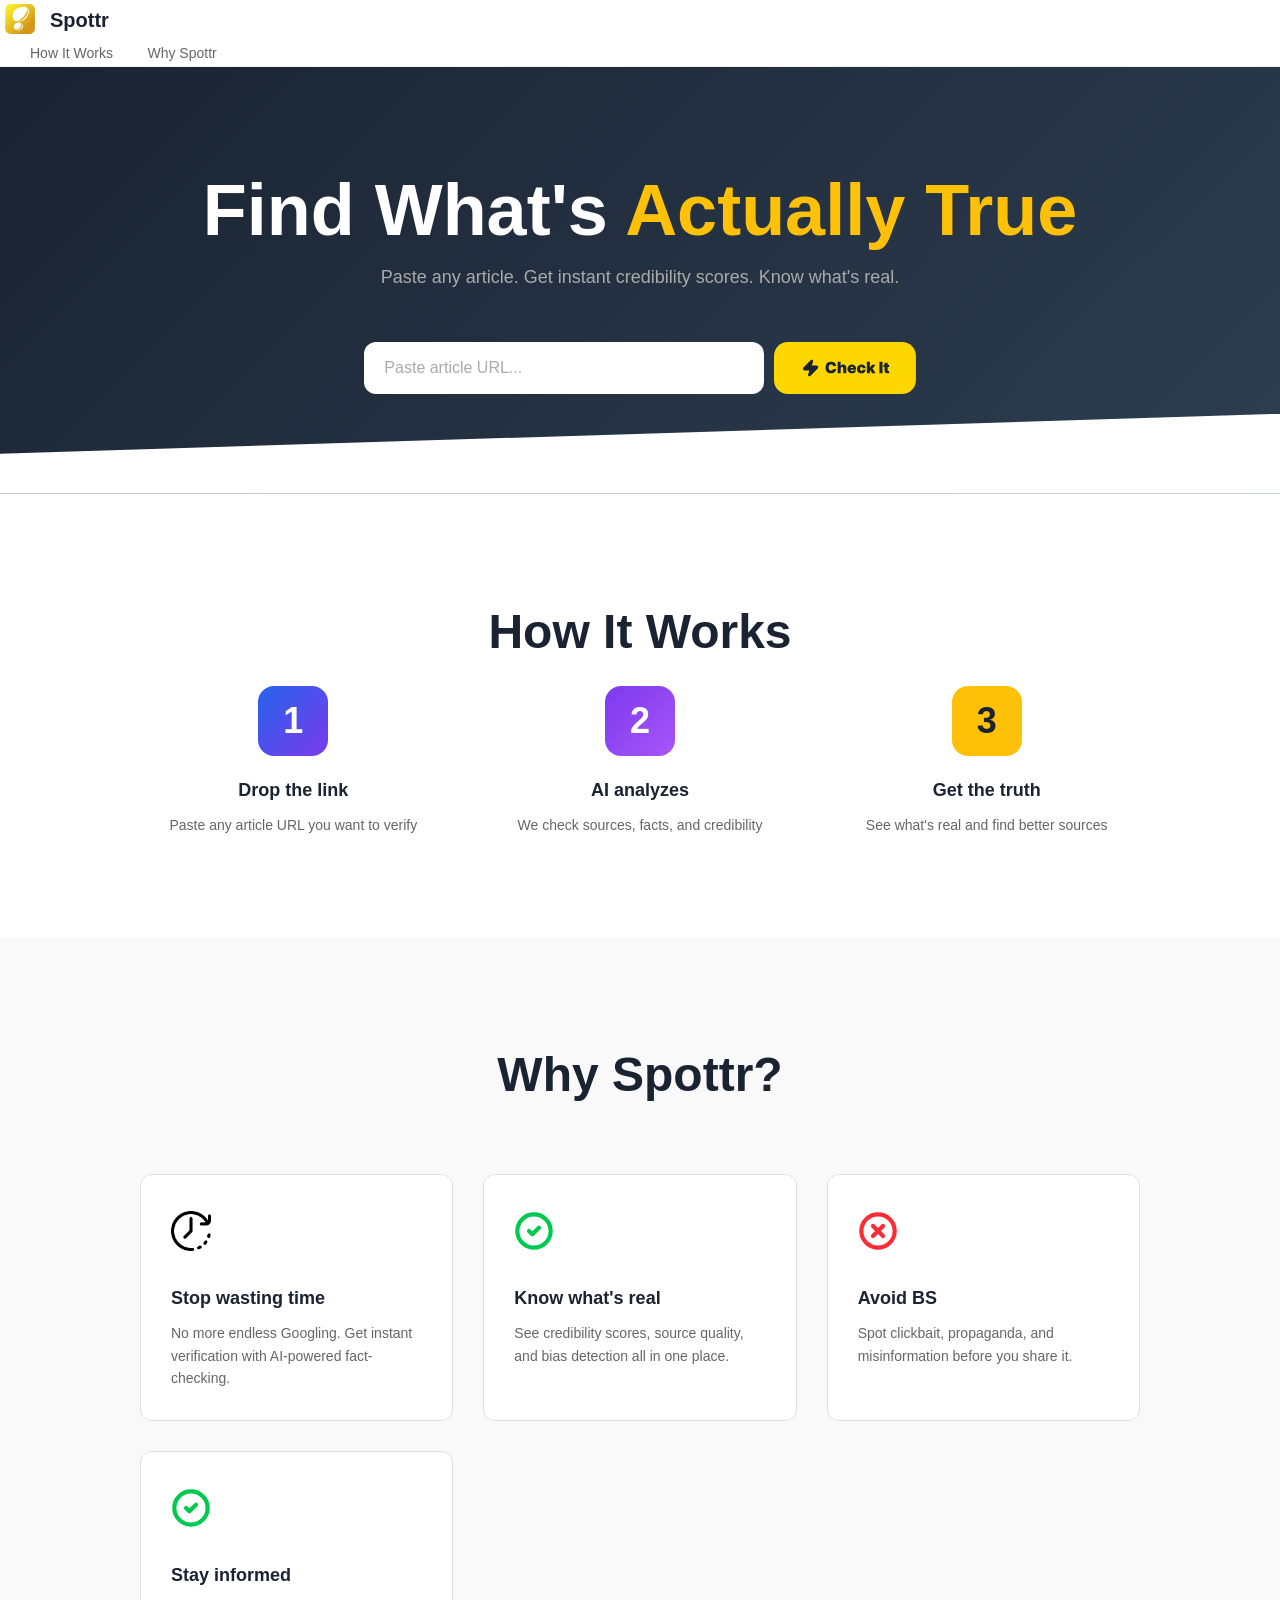
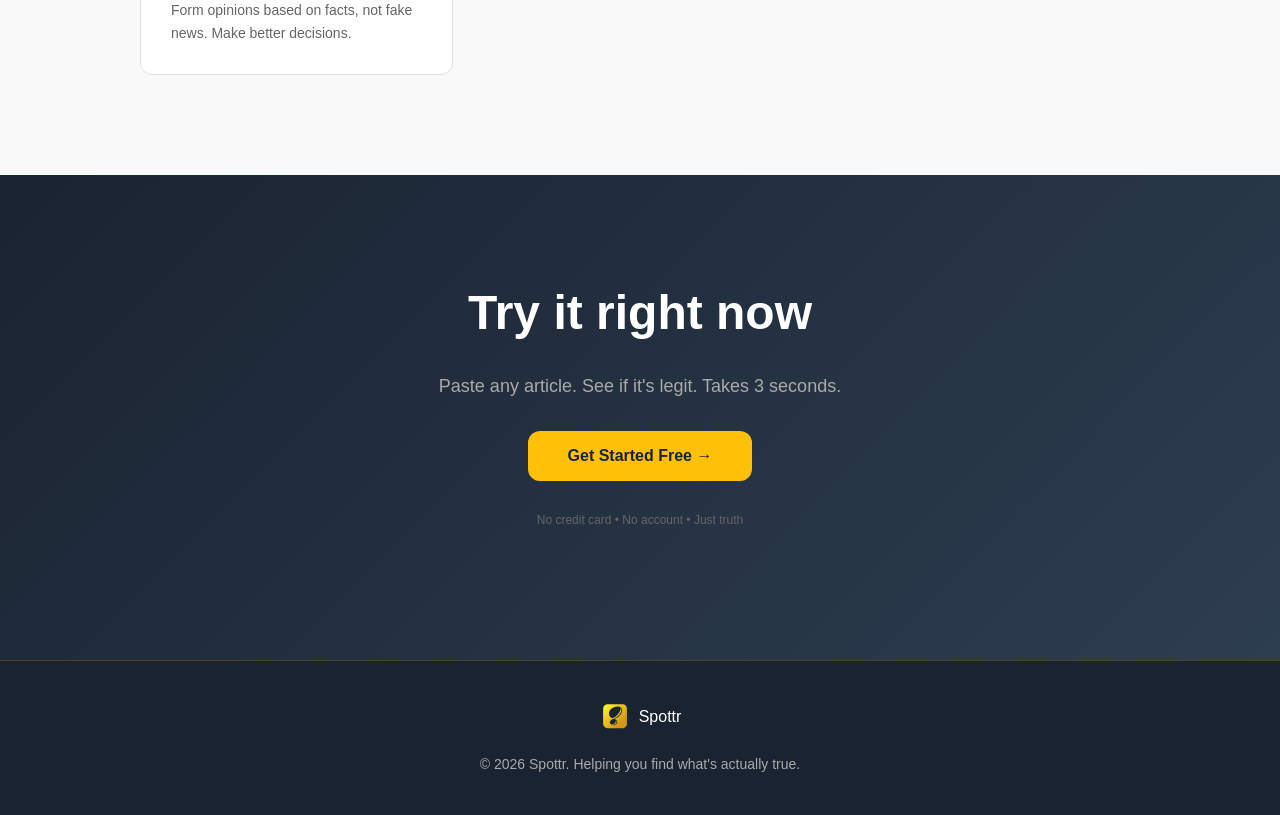
<file: index.html>
<!DOCTYPE html>
<html lang="en">
<head>
    <meta charset="UTF-8">
    <meta name="viewport" content="width=device-width, initial-scale=1.0">
    <title>Spottr - Fake News Detector</title>
    <link rel="stylesheet" href="style.css">
</head>
<body>
    <!-- HOME PAGE -->
    <div class="home-page" id="homePage">
        <header>
            <div class="logo-section" onclick="goHome()">
                <div class="logo">
                    <img src="img/yellow logo.svg" width="40" height="40" alt="Spottr logo">
                </div>
                <div class="logo-text">Spottr</div>
            </div>
            <nav>
                <a href="#how">How It Works</a>
                <a href="#why">Why Spottr</a>
                
            </nav>
        </header>

        <!-- Hero Section -->
        <section class="hero-section">
            <div class="container">
                <h1>Find What's <span>Actually True</span></h1>
                <p>Paste any article. Get instant credibility scores. Know what's real.</p>

                <div class="input-group">
                    <input type="text" id="homeUrlInput" placeholder="Paste article URL...">
                    <button class="btn-check" onclick="goToDetector()">
                        <img src="img/checkit.svg" alt="Check It">
                    </button>
                </div>
            </div>
        </section>

        <!-- How It Works -->
        <section class="how-works" id="how">
            <div class="container">
                <h2>How It Works</h2>
               
                <div class="steps">
                    <div class="step">
                        <div class="step-number">1</div>
                        <h3>Drop the link</h3>
                        <p>Paste any article URL you want to verify</p>
                    </div>
                    <div class="step">
                        <div class="step-number">2</div>
                        <h3>AI analyzes</h3>
                        <p>We check sources, facts, and credibility</p>
                    </div>
                    <div class="step">
                        <div class="step-number">3</div>
                        <h3>Get the truth</h3>
                        <p>See what's real and find better sources</p>
                    </div>
                </div>
            </div>
        </section>

        <!-- Why Spottr -->
        <section class="why-spottr" id="why">
            <div class="container">
                <h2>Why Spottr?</h2>

                <div class="benefits">
                    <div class="benefit">
                        <div class="benefit-icon"><img src="img/clock.png" width="40" height="40" alt="clock"></div>
                        <h3>Stop wasting time</h3>
                        <p>No more endless Googling. Get instant verification with AI-powered fact-checking.</p>
                    </div>
                    <div class="benefit">
                        <div class="benefit-icon"><img src="img/check.svg" width="40" height="40" alt="check"></div>
                        <h3>Know what's real</h3>
                        <p>See credibility scores, source quality, and bias detection all in one place.</p>
                    </div>
                    <div class="benefit">
                        <div class="benefit-icon"><img src="img/error.svg" width="40" height="40" alt="error"></div>
                        <h3>Avoid BS</h3>
                        <p>Spot clickbait, propaganda, and misinformation before you share it.</p>
                    </div>
                    <div class="benefit">
                        <div class="benefit-icon"><img src="img/check.svg" width="40" height="40" alt="check"></div>
                        <h3>Stay informed</h3>
                        <p>Form opinions based on facts, not fake news. Make better decisions.</p>
                    </div>
                </div>
            </div>
        </section>

        <!-- CTA Section -->
        <section class="cta-section">
            <div class="container">
                <h2>Try it right now</h2>
                <p>Paste any article. See if it's legit. Takes 3 seconds.</p>
                <button class="btn-started" onclick="goToDetector()">Get Started Free →</button>
                <p style="margin-top: 30px; font-size: 12px; color: #666;">No credit card • No account • Just truth</p>
            </div>
        </section>

        <!-- Footer -->
        <footer>
            <div class="footer-logo">
                <div class="logo">
                    <img src="img/yellow logo.svg" width="32" height="32" alt="Spottr logo">
                </div>
                <span>Spottr</span>
            </div>
            <p>&copy; 2026 Spottr. Helping you find what's actually true.</p>
        </footer>
    </div>

    <!-- DETECTOR PAGE -->
    <div class="detector-page" id="detectorPage">
        <button class="back-btn" onclick="goHome()">← Back Home</button>

        <div class="container">
            <div class="detector-header">
                <div class="logo">
                    <img src="img/yellow logo.svg" width="40" height="40" alt="Spottr logo">
                </div>
                <div class="logo-text">Spottr</div>
            </div>

            <div class="detector-hero">
                <h1>Find What's <span>Actually True</span></h1>
                <p>Paste any article. Get instant credibility scores. Know what's real.</p>

                <div class="detector-input-group">
                    <input type="text" id="detectorUrlInput" placeholder="Paste article URL...">
                    <button class="btn-check" id="checkBtn">
                        <img src="img/checkit.svg" alt="Check It">
                    </button>
                </div>
            </div>

            <div class="loading" id="loading">
                <div class="spinner"></div>
                <p>Analyzing article...</p>
            </div>

            <div class="results" id="results">
                <div class="result-header">
                    <div class="url-display" id="resultUrl"></div>
                </div>

                <div class="score-section">
                    <div class="score-circle" id="scoreCircle">
                        <div class="score-inner">
                            <div class="score-number" id="scoreNumber">0</div>
                            <div class="score-label">credibility</div>
                        </div>
                    </div>

                    <div class="score-info">
                        <h3 id="scoreTitle">Analysis Result</h3>
                        <p id="scoreDescription"></p>
                        <div id="riskBadge" class="risk-badge"></div>
                    </div>
                </div>

                <div class="details-section">
                    <div class="detail-box">
                        <h4>✓ Positive Indicators</h4>
                        <ul id="positiveList"></ul>
                    </div>

                    <div class="detail-box negative">
                        <h4>⚠ Warning Signs</h4>
                        <ul id="warningList"></ul>
                    </div>
                </div>

                <button class="btn-reset" id="resetBtn">Check Another Article</button>
            </div>
        </div>
    </div>

    <script>
        // Navigation
        function goHome() {
            document.getElementById('homePage').classList.remove('hidden');
            document.getElementById('detectorPage').classList.remove('active');
            window.scrollTo(0, 0);
        }

        function goToDetector() {
            document.getElementById('homePage').classList.add('hidden');
            document.getElementById('detectorPage').classList.add('active');
            window.scrollTo(0, 0);
            document.getElementById('detectorUrlInput').focus();
        }

        // Demo data generator
        function generateAnalysis(url) {
            const analyses = [
                {
                    score: 78,
                    title: 'Likely Reliable',
                    description: 'This article appears to come from a known news source with credible reporting history. Some minor concerns detected.',
                    risk: 'low',
                    riskText: 'Low Risk',
                    positives: [
                        'From established news outlet',
                        'Multiple cited sources',
                        'Professional writing quality',
                        'Recent publication date'
                    ],
                    warnings: [
                        'Some sensationalized headlines',
                        'Limited peer sources'
                    ]
                },
                {
                    score: 45,
                    title: 'Questionable Credibility',
                    description: 'Multiple warning signs detected. This article contains unverified claims and inconsistent sourcing. Recommend further research.',
                    risk: 'medium',
                    riskText: 'Medium Risk',
                    positives: [
                        'Uses some legitimate sources',
                        'Readable format'
                    ],
                    warnings: [
                        'Unverified claims present',
                        'Sensationalized tone',
                        'Contradictory information',
                        'Unknown author'
                    ]
                },
                {
                    score: 22,
                    title: 'Not Reliable',
                    description: 'This appears to be misinformation. Multiple red flags detected including false claims, missing sources, and typical fake news patterns.',
                    risk: 'high',
                    riskText: 'High Risk - Not Real',
                    positives: [
                        'Has article format'
                    ],
                    warnings: [
                        'Fabricated sources',
                        'False claims detected',
                        'Extreme clickbait language',
                        'No author attribution',
                        'Typical fake news patterns',
                        'Misleading statistics'
                    ]
                },
                {
                    score: 89,
                    title: 'Highly Credible',
                    description: 'Strong indicators of reliability. Article comes from reputable source with verified facts and transparent sourcing.',
                    risk: 'low',
                    riskText: 'Very Low Risk',
                    positives: [
                        'Peer-reviewed sources',
                        'Transparent fact-checking',
                        'Expert citations',
                        'Balanced perspective',
                        'Clear methodology'
                    ],
                    warnings: [
                        'None detected'
                    ]
                },
                {
                    score: 35,
                    title: 'Likely Misinformation',
                    description: 'Strong evidence of false information. Multiple fact-check failures and suspicious patterns identified.',
                    risk: 'high',
                    riskText: 'High Risk - Likely Fake',
                    positives: [
                        'Formatted as news'
                    ],
                    warnings: [
                        'False headline claims',
                        'Unverified quotes',
                        'Photoshopped images detected',
                        'Inflammatory language',
                        'No credible sources',
                        'Proven false before'
                    ]
                }
            ];

            return analyses[Math.floor(Math.random() * analyses.length)];
        }

        function updateScoreCircle(score) {
            const angle = (score / 100) * 360;
            document.getElementById('scoreCircle').style.setProperty('--score-angle', angle + 'deg');
        }

        function displayResults(url, analysis) {
            document.getElementById('resultUrl').textContent = url;
            document.getElementById('scoreNumber').textContent = analysis.score;
            document.getElementById('scoreTitle').textContent = analysis.title;
            document.getElementById('scoreDescription').textContent = analysis.description;

            const badge = document.getElementById('riskBadge');
            badge.textContent = analysis.riskText;
            badge.className = 'risk-badge risk-' + analysis.risk;

            const positiveList = document.getElementById('positiveList');
            positiveList.innerHTML = analysis.positives
                .map(item => `<li><svg width="16" height="16" viewBox="0 0 48 48" fill="none" xmlns="http://www.w3.org/2000/svg" style="flex-shrink: 0;">
                    <path d="M24 44C35.0457 44 44 35.0457 44 24C44 12.9543 35.0457 4 24 4C12.9543 4 4 12.9543 4 24C4 35.0457 12.9543 44 24 44Z" stroke="#4caf50" stroke-width="3" stroke-linecap="round" stroke-linejoin="round"/>
                    <path d="M18 24L22 28L30 20" stroke="#4caf50" stroke-width="3" stroke-linecap="round" stroke-linejoin="round"/>
                </svg>${item}</li>`)
                .join('');

            const warningList = document.getElementById('warningList');
            warningList.innerHTML = analysis.warnings
                .map(item => `<li><svg width="16" height="16" viewBox="0 0 48 48" fill="none" xmlns="http://www.w3.org/2000/svg" style="flex-shrink: 0;">
                    <path d="M24 44C35.0457 44 44 35.0457 44 24C44 12.9543 35.0457 4 24 4C12.9543 4 4 12.9543 4 24C4 35.0457 12.9543 44 24 44Z" stroke="#ff6b6b" stroke-width="3" stroke-linecap="round" stroke-linejoin="round"/>
                    <path d="M30 18L18 30" stroke="#ff6b6b" stroke-width="3" stroke-linecap="round" stroke-linejoin="round"/>
                    <path d="M18 18L30 30" stroke="#ff6b6b" stroke-width="3" stroke-linecap="round" stroke-linejoin="round"/>
                </svg>${item}</li>`)
                .join('');

            updateScoreCircle(analysis.score);
        }

        // Detector events
        const checkBtn = document.getElementById('checkBtn');
        const resetBtn = document.getElementById('resetBtn');
        const detectorUrlInput = document.getElementById('detectorUrlInput');
        const homeUrlInput = document.getElementById('homeUrlInput');

        checkBtn.addEventListener('click', () => {
            const url = detectorUrlInput.value.trim();

            if (!url) {
                alert('Please paste a URL');
                return;
            }

            document.getElementById('loading').style.display = 'block';
            document.getElementById('results').style.display = 'none';

            setTimeout(() => {
                const analysis = generateAnalysis(url);
                displayResults(url, analysis);
                document.getElementById('loading').style.display = 'none';
                document.getElementById('results').style.display = 'block';
            }, 2000);
        });

        resetBtn.addEventListener('click', () => {
            detectorUrlInput.value = '';
            document.getElementById('results').style.display = 'none';
            detectorUrlInput.focus();
        });

        detectorUrlInput.addEventListener('keypress', (e) => {
            if (e.key === 'Enter') {
                checkBtn.click();
            }
        });

        homeUrlInput.addEventListener('keypress', (e) => {
            if (e.key === 'Enter') {
                goToDetector();
                setTimeout(() => {
                    detectorUrlInput.value = homeUrlInput.value;
                    checkBtn.click();
                }, 100);
            }
        });
    </script>
</body>
</html>
</file>
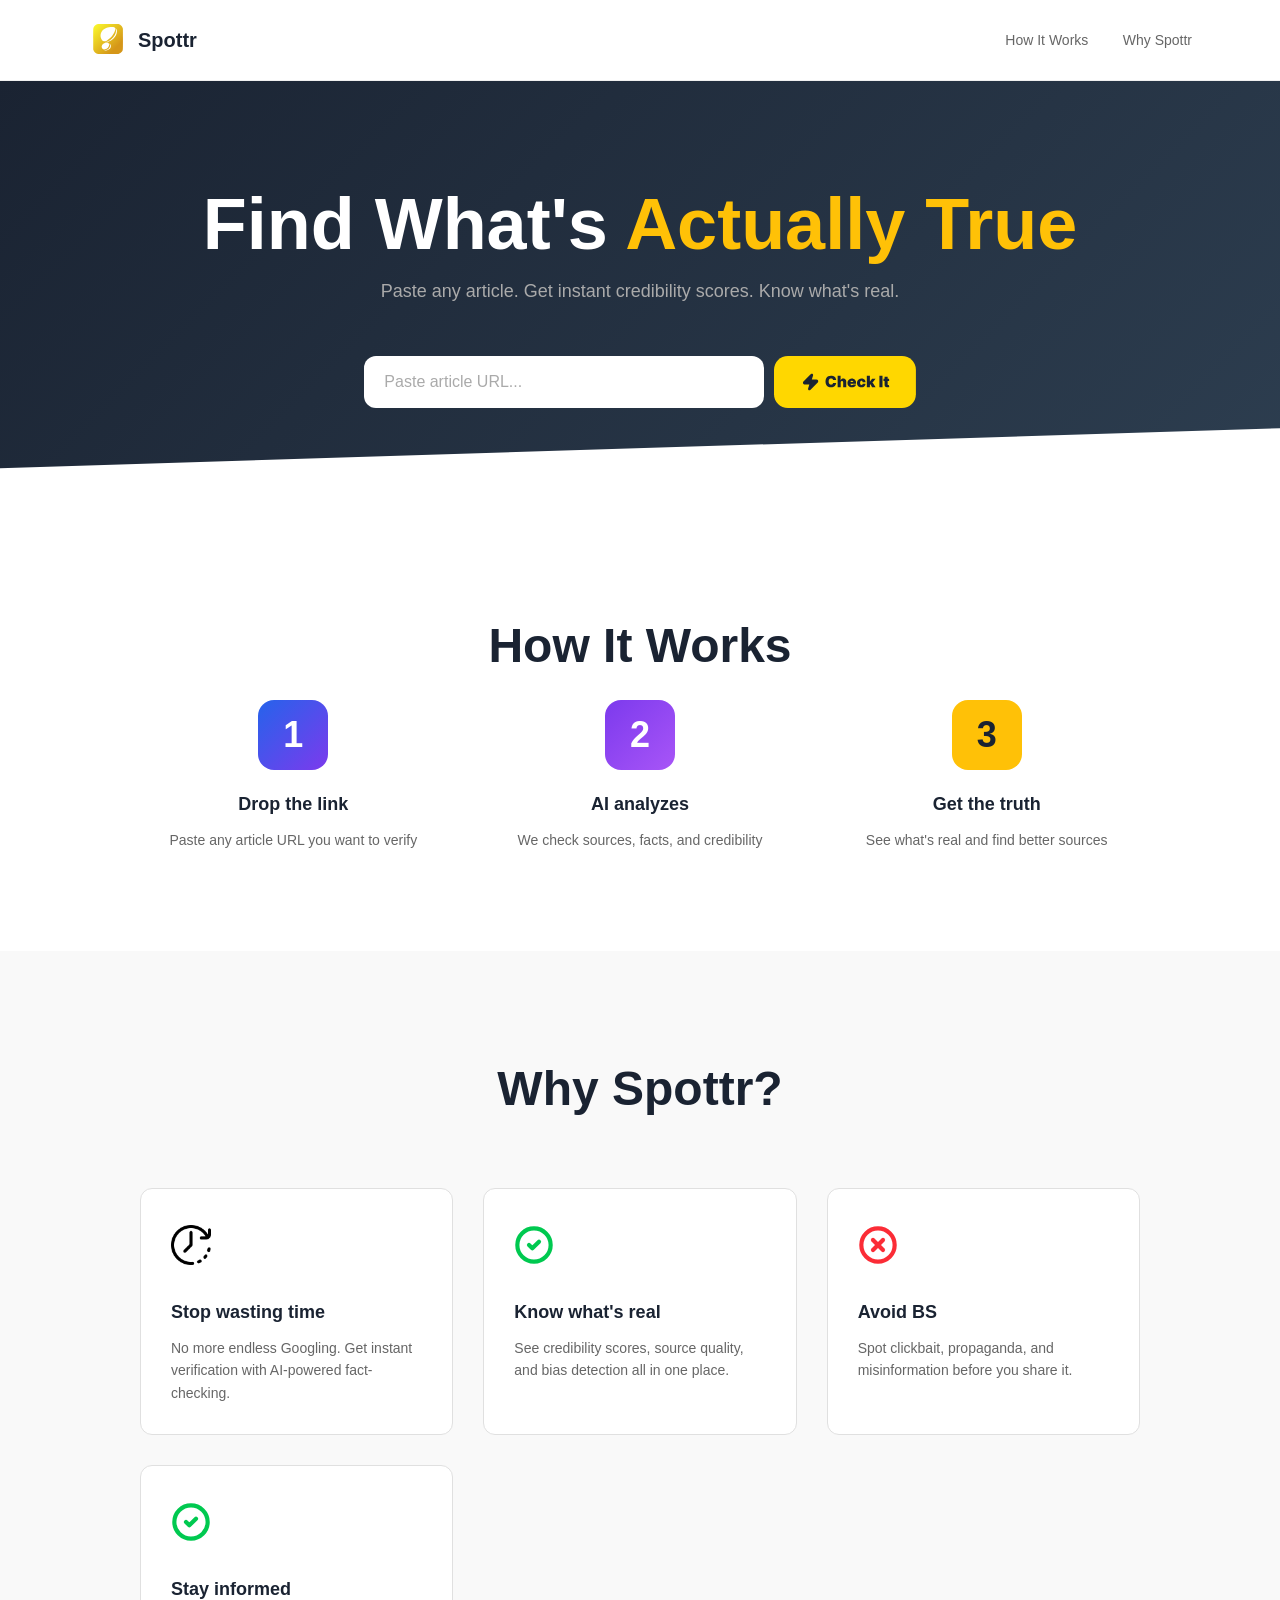
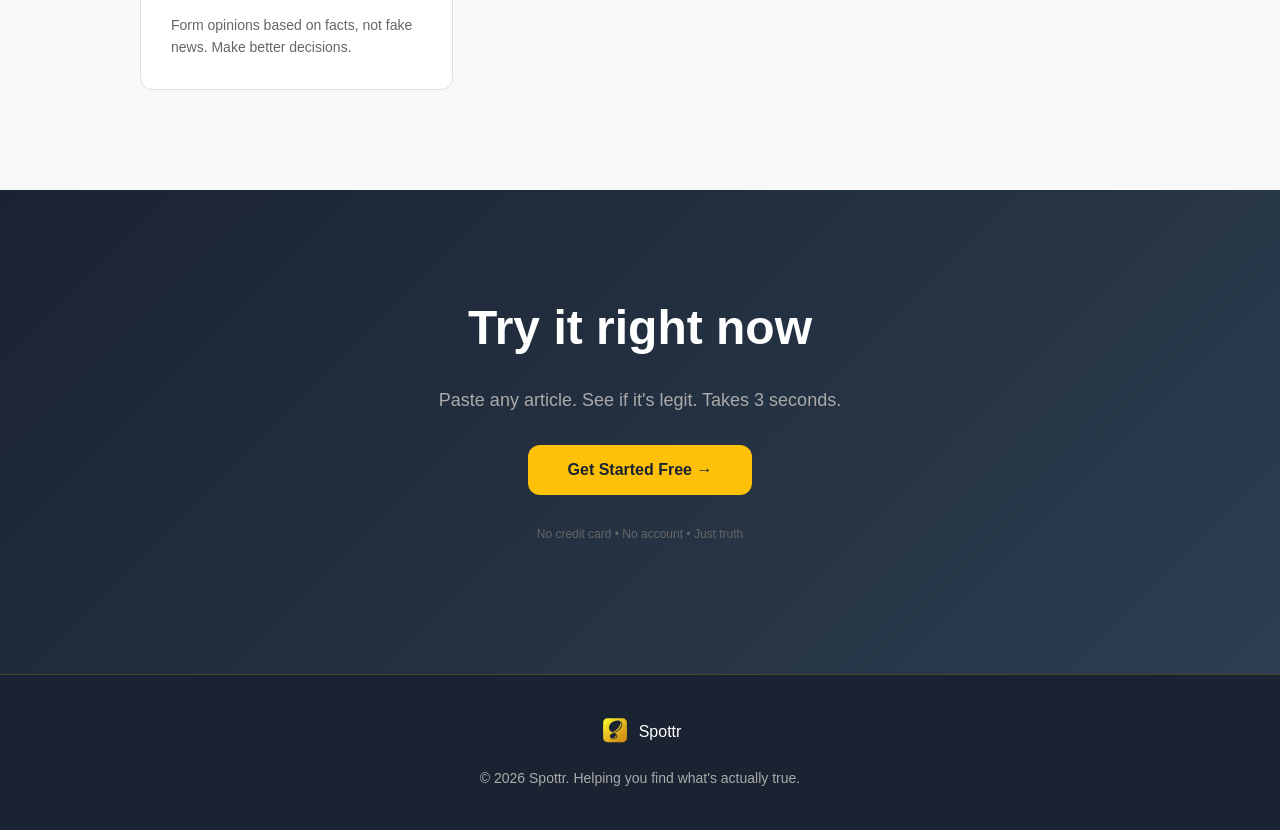
<file: spottr/index.html>
<!DOCTYPE html>
<html lang="en">
<head>
    <meta charset="UTF-8">
    <meta name="viewport" content="width=device-width, initial-scale=1.0">
    <title>Spottr - Fake News Detector</title>
    <link rel="stylesheet" href="style.css">
</head>
<body>
    <!-- HOME PAGE -->
    <div class="home-page" id="homePage">
        <header>
            <div class="container header-inner">
                <div class="logo-section" onclick="goHome()">
                    <div class="logo">
                        <img src="img/yellow logo.svg" width="40" height="40" alt="Spottr logo">
                    </div>
                    <div class="logo-text">Spottr</div>
                </div>
                <nav id="mainNav">
                    <a href="#how" onclick="closeNav()">How It Works</a>
                    <a href="#why" onclick="closeNav()">Why Spottr</a>
                </nav>
                <button class="nav-toggle" id="navToggle" aria-label="Toggle navigation">
                    <span></span>
                    <span></span>
                    <span></span>
                </button>
            </div>
        </header>

        <!-- Hero Section -->
        <section class="hero-section">
            <div class="container">
                <h1>Find What's <span>Actually True</span></h1>
                <p>Paste any article. Get instant credibility scores. Know what's real.</p>

                <div class="input-group">
                    <input type="text" id="homeUrlInput" placeholder="Paste article URL...">
                    <button class="btn-check" onclick="goToDetector()">
                        <img src="img/checkit.svg" alt="Check It">
                    </button>
                </div>
            </div>
        </section>

        <!-- How It Works -->
        <section class="how-works" id="how">
            <div class="container">
                <h2>How It Works</h2>
               
                <div class="steps">
                    <div class="step">
                        <div class="step-number">1</div>
                        <h3>Drop the link</h3>
                        <p>Paste any article URL you want to verify</p>
                    </div>
                    <div class="step">
                        <div class="step-number">2</div>
                        <h3>AI analyzes</h3>
                        <p>We check sources, facts, and credibility</p>
                    </div>
                    <div class="step">
                        <div class="step-number">3</div>
                        <h3>Get the truth</h3>
                        <p>See what's real and find better sources</p>
                    </div>
                </div>
            </div>
        </section>

        <!-- Why Spottr -->
        <section class="why-spottr" id="why">
            <div class="container">
                <h2>Why Spottr?</h2>

                <div class="benefits">
                    <div class="benefit">
                        <div class="benefit-icon"><img src="img/clock.png" width="40" height="40" alt="clock"></div>
                        <h3>Stop wasting time</h3>
                        <p>No more endless Googling. Get instant verification with AI-powered fact-checking.</p>
                    </div>
                    <div class="benefit">
                        <div class="benefit-icon"><img src="img/check.svg" width="40" height="40" alt="check"></div>
                        <h3>Know what's real</h3>
                        <p>See credibility scores, source quality, and bias detection all in one place.</p>
                    </div>
                    <div class="benefit">
                        <div class="benefit-icon"><img src="img/error.svg" width="40" height="40" alt="error"></div>
                        <h3>Avoid BS</h3>
                        <p>Spot clickbait, propaganda, and misinformation before you share it.</p>
                    </div>
                    <div class="benefit">
                        <div class="benefit-icon"><img src="img/check.svg" width="40" height="40" alt="check"></div>
                        <h3>Stay informed</h3>
                        <p>Form opinions based on facts, not fake news. Make better decisions.</p>
                    </div>
                </div>
            </div>
        </section>

        <!-- CTA Section --> 
        <section class="cta-section">
            <div class="container">
                <h2>Try it right now</h2>
                <p>Paste any article. See if it's legit. Takes 3 seconds.</p>
                <button class="btn-started" onclick="goToDetector()">Get Started Free →</button>
                <p style="margin-top: 30px; font-size: 12px; color: #666;">No credit card • No account • Just truth</p>
            </div>
        </section>

        <!-- Footer -->
        <footer>
            <div class="footer-logo">
                <div class="logo">
                    <img src="img/yellow logo.svg" width="32" height="32" alt="Spottr logo">
                </div>
                <span>Spottr</span>
            </div>
            <p>&copy; 2026 Spottr. Helping you find what's actually true.</p>
        </footer>
    </div>

    <!-- DETECTOR PAGE -->
    <div class="detector-page" id="detectorPage">
        <button class="back-btn" onclick="goHome()">← Back Home</button>

        <div class="container">
            <div class="detector-header">
                <div class="logo">
                    <img src="img/yellow logo.svg" width="40" height="40" alt="Spottr logo">
                </div>
                <div class="logo-text">Spottr</div>
            </div>

            <div class="detector-hero">
                <h1>Find What's <span>Actually True</span></h1>
                <p>Paste any article. Get instant credibility scores. Know what's real.</p>

                <div class="detector-input-group">
                    <input type="text" id="detectorUrlInput" placeholder="Paste article URL...">
                    <button class="btn-check" id="checkBtn">
                        <img src="img/checkit.svg" alt="Check It">
                    </button>
                </div>
            </div>

            <div class="loading" id="loading">
                <div class="spinner"></div>
                <p>Analyzing article...</p>
            </div>

            <div class="results" id="results">
                <div class="result-header">
                    <div class="url-display" id="resultUrl"></div>
                </div>

                <div class="score-section">
                    <div class="score-circle" id="scoreCircle">
                        <div class="score-inner">
                            <div class="score-number" id="scoreNumber">0</div>
                            <div class="score-label">credibility</div>
                        </div>
                    </div>

                    <div class="score-info">
                        <h3 id="scoreTitle">Analysis Result</h3>
                        <p id="scoreDescription"></p>
                        <div id="riskBadge" class="risk-badge"></div>
                    </div>
                </div>

                <div class="details-section">
                    <div class="detail-box">
                        <h4>✓ Positive Indicators</h4>
                        <ul id="positiveList"></ul>
                    </div>

                    <div class="detail-box negative">
                        <h4>⚠ Warning Signs</h4>
                        <ul id="warningList"></ul>
                    </div>
                </div>

                <button class="btn-reset" id="resetBtn">Check Another Article</button>
            </div>
        </div>
    </div>

    <script>
        // Hamburger nav toggle
        const navToggle = document.getElementById('navToggle');
        const mainNav = document.getElementById('mainNav');

        navToggle.addEventListener('click', () => {
            mainNav.classList.toggle('open');
            navToggle.classList.toggle('open');
        });

        document.addEventListener('click', (e) => {
            if (mainNav.classList.contains('open') &&
                !mainNav.contains(e.target) &&
                !navToggle.contains(e.target)) {
                closeNav();
            }
        });

        function closeNav() {
            mainNav.classList.remove('open');
            navToggle.classList.remove('open');
        }

        // Navigation
        function goHome() {
            closeNav();
            document.getElementById('homePage').classList.remove('hidden');
            document.getElementById('detectorPage').classList.remove('active');
            window.scrollTo(0, 0);
        }

        function goToDetector() {
            document.getElementById('homePage').classList.add('hidden');
            document.getElementById('detectorPage').classList.add('active');
            window.scrollTo(0, 0);
            document.getElementById('detectorUrlInput').focus();
        }

        // Demo data generator
        function generateAnalysis(url) {
            const analyses = [
                {
                    score: 78,
                    title: 'Likely Reliable',
                    description: 'This article appears to come from a known news source with credible reporting history. Some minor concerns detected.',
                    risk: 'low',
                    riskText: 'Low Risk',
                    positives: [
                        'From established news outlet',
                        'Multiple cited sources',
                        'Professional writing quality',
                        'Recent publication date'
                    ],
                    warnings: [
                        'Some sensationalized headlines',
                        'Limited peer sources'
                    ]
                },
                {
                    score: 45,
                    title: 'Questionable Credibility',
                    description: 'Multiple warning signs detected. This article contains unverified claims and inconsistent sourcing. Recommend further research.',
                    risk: 'medium',
                    riskText: 'Medium Risk',
                    positives: [
                        'Uses some legitimate sources',
                        'Readable format'
                    ],
                    warnings: [
                        'Unverified claims present',
                        'Sensationalized tone',
                        'Contradictory information',
                        'Unknown author'
                    ]
                },
                {
                    score: 22,
                    title: 'Not Reliable',
                    description: 'This appears to be misinformation. Multiple red flags detected including false claims, missing sources, and typical fake news patterns.',
                    risk: 'high',
                    riskText: 'High Risk - Not Real',
                    positives: [
                        'Has article format'
                    ],
                    warnings: [
                        'Fabricated sources',
                        'False claims detected',
                        'Extreme clickbait language',
                        'No author attribution',
                        'Typical fake news patterns',
                        'Misleading statistics'
                    ]
                },
                {
                    score: 89,
                    title: 'Highly Credible',
                    description: 'Strong indicators of reliability. Article comes from reputable source with verified facts and transparent sourcing.',
                    risk: 'low',
                    riskText: 'Very Low Risk',
                    positives: [
                        'Peer-reviewed sources',
                        'Transparent fact-checking',
                        'Expert citations',
                        'Balanced perspective',
                        'Clear methodology'
                    ],
                    warnings: [
                        'None detected'
                    ]
                },
                {
                    score: 35,
                    title: 'Likely Misinformation',
                    description: 'Strong evidence of false information. Multiple fact-check failures and suspicious patterns identified.',
                    risk: 'high',
                    riskText: 'High Risk - Likely Fake',
                    positives: [
                        'Formatted as news'
                    ],
                    warnings: [
                        'False headline claims',
                        'Unverified quotes',
                        'Photoshopped images detected',
                        'Inflammatory language',
                        'No credible sources',
                        'Proven false before'
                    ]
                }
            ];

            return analyses[Math.floor(Math.random() * analyses.length)];
        }

        function updateScoreCircle(score) {
            const angle = (score / 100) * 360;
            document.getElementById('scoreCircle').style.setProperty('--score-angle', angle + 'deg');
        }

        function displayResults(url, analysis) {
            document.getElementById('resultUrl').textContent = url;
            document.getElementById('scoreNumber').textContent = analysis.score;
            document.getElementById('scoreTitle').textContent = analysis.title;
            document.getElementById('scoreDescription').textContent = analysis.description;

            const badge = document.getElementById('riskBadge');
            badge.textContent = analysis.riskText;
            badge.className = 'risk-badge risk-' + analysis.risk;

            const positiveList = document.getElementById('positiveList');
            positiveList.innerHTML = analysis.positives
                .map(item => `<li><svg width="16" height="16" viewBox="0 0 48 48" fill="none" xmlns="http://www.w3.org/2000/svg" style="flex-shrink: 0;">
                    <path d="M24 44C35.0457 44 44 35.0457 44 24C44 12.9543 35.0457 4 24 4C12.9543 4 4 12.9543 4 24C4 35.0457 12.9543 44 24 44Z" stroke="#4caf50" stroke-width="3" stroke-linecap="round" stroke-linejoin="round"/>
                    <path d="M18 24L22 28L30 20" stroke="#4caf50" stroke-width="3" stroke-linecap="round" stroke-linejoin="round"/>
                </svg>${item}</li>`)
                .join('');

            const warningList = document.getElementById('warningList');
            warningList.innerHTML = analysis.warnings
                .map(item => `<li><svg width="16" height="16" viewBox="0 0 48 48" fill="none" xmlns="http://www.w3.org/2000/svg" style="flex-shrink: 0;">
                    <path d="M24 44C35.0457 44 44 35.0457 44 24C44 12.9543 35.0457 4 24 4C12.9543 4 4 12.9543 4 24C4 35.0457 12.9543 44 24 44Z" stroke="#ff6b6b" stroke-width="3" stroke-linecap="round" stroke-linejoin="round"/>
                    <path d="M30 18L18 30" stroke="#ff6b6b" stroke-width="3" stroke-linecap="round" stroke-linejoin="round"/>
                    <path d="M18 18L30 30" stroke="#ff6b6b" stroke-width="3" stroke-linecap="round" stroke-linejoin="round"/>
                </svg>${item}</li>`)
                .join('');

            updateScoreCircle(analysis.score);
        }

        // Detector events
        const checkBtn = document.getElementById('checkBtn');
        const resetBtn = document.getElementById('resetBtn');
        const detectorUrlInput = document.getElementById('detectorUrlInput');
        const homeUrlInput = document.getElementById('homeUrlInput');

        checkBtn.addEventListener('click', () => {
            const url = detectorUrlInput.value.trim();

            if (!url) {
                alert('Please paste a URL');
                return;
            }
//test
            document.getElementById('loading').style.display = 'block';
            document.getElementById('results').style.display = 'none';

            setTimeout(() => {
                const analysis = generateAnalysis(url);
                displayResults(url, analysis);
                document.getElementById('loading').style.display = 'none';
                document.getElementById('results').style.display = 'block';
            }, 2000);
        });

        resetBtn.addEventListener('click', () => {
            detectorUrlInput.value = '';
            document.getElementById('results').style.display = 'none';
            detectorUrlInput.focus();
        });

        detectorUrlInput.addEventListener('keypress', (e) => {
            if (e.key === 'Enter') {
                checkBtn.click();
            }
        });

        homeUrlInput.addEventListener('keypress', (e) => {
            if (e.key === 'Enter') {
                goToDetector();
                setTimeout(() => {
                    detectorUrlInput.value = homeUrlInput.value;
                    checkBtn.click();
                }, 100);
            }
        });
    </script>
</body>
</html>
</file>
<file: style.css>
* {
            margin: 0;
            padding: 0;
            box-sizing: border-box;
        }

        body {
            font-family: -apple-system, BlinkMacSystemFont, 'Segoe UI', Roboto, sans-serif;
            background: #fff;
            color: #333;
            line-height: 1.6;
        }

        .container {
            max-width: 1200px;
            margin: 0 auto;
            padding: 0 48px;
        }

        /* ===== HEADER ===== */
        header {
            border-bottom: 1px solid #f0f0f0;
            position: relative;
        }

        .header-inner {
            display: flex;
            align-items: center;
            justify-content: space-between;
            padding-top: 20px;
            padding-bottom: 20px;
        }

        .nav-toggle {
            display: none;
            flex-direction: column;
            gap: 5px;
            background: none;
            border: none;
            cursor: pointer;
            padding: 6px;
        }

        .nav-toggle span {
            display: block;
            width: 24px;
            height: 2px;
            background: #1a2332;
            border-radius: 2px;
            transition: all 0.3s ease;
        }

        .nav-toggle.open span:nth-child(1) {
            transform: translateY(7px) rotate(45deg);
        }

        .nav-toggle.open span:nth-child(2) {
            opacity: 0;
        }

        .nav-toggle.open span:nth-child(3) {
            transform: translateY(-7px) rotate(-45deg);
        }

        .logo-section {
            display: flex;
            align-items: center;
            gap: 10px;
            cursor: pointer;
        }

        .logo {
            width: 40px;
            height: 40px;
            display: flex;
            align-items: center;
            justify-content: center;
        }

        .logo svg {
            width: 100%;
            height: 100%;
        }

        .logo-text {
            font-size: 20px;
            font-weight: 600;
            color: #1a2332;
        }

        nav a {
            color: #666;
            text-decoration: none;
            margin-left: 30px;
            font-size: 14px;
            transition: color 0.3s;
        }

        nav a:hover {
            color: #ffc107;
        }

        /* ===== HOME PAGE ===== */
        .home-page {
            display: block;
        }

        .home-page.hidden {
            display: none;
        }

        /* Hero Section */
        .hero-section {
            background: linear-gradient(135deg, #1a2332 0%, #2d3e50 100%);
            color: white;
            padding: 100px 20px;
            text-align: center;
            position: relative;
            overflow: hidden;
        }

        .hero-section::after {
            content: '';
            position: absolute;
            bottom: 0;
            left: 0;
            right: 0;
            height: 80px;
            background: white;
            clip-path: polygon(0 50%, 100% 0, 100% 100%, 0 100%);
        }

        .hero-section .container {
            position: relative;
            z-index: 1;
        }

        .hero-section h1 {
            font-size: 72px;
            font-weight: 700;
            margin-bottom: 10px;
            line-height: 1.2;
        }

        .hero-section h1 span {
            color: #ffc107;
        }

        .hero-section p {
            font-size: 18px;
            color: #aaa;
            max-width: 600px;
            margin: 0 auto 50px;
        }

        .input-group {
            display: flex;
            gap: 10px;
            max-width: 600px;
            margin: 0 auto;
            justify-content: center;
        }

        input[type="text"] {
            flex: 1;
            max-width: 400px;
            padding: 16px 20px;
            border: none;
            border-radius: 12px;
            font-size: 16px;
            background: #fff;
            color: #333;
        }

        input[type="text"]::placeholder {
            color: #aaa;
        }

        .btn-check {
            background: none;
            border: none;
            padding: 0;
            cursor: pointer;
            display: inline-flex;
            align-items: center;
            transition: transform 0.2s ease, opacity 0.2s ease;
        }

        .btn-check img {
            display: block;
            height: 52px;
            width: auto;
        }

        .btn-check:hover {
            transform: translateY(-2px);
            opacity: 0.9;
        }

        .btn-check:active {
            transform: translateY(0);
        }

        .btn-primary {
            padding: 16px 28px;
            background: #ffc107;
            border: none;
            border-radius: 12px;
            font-size: 16px;
            font-weight: 600;
            color: #1a2332;
            cursor: pointer;
            display: inline-flex;
            align-items: center;
            gap: 8px;
            transition: all 0.3s ease;
            white-space: nowrap;
            text-decoration: none;
        }

        .btn-primary:hover {
            background: #ffb300;
            transform: translateY(-2px);
            box-shadow: 0 8px 20px rgba(255, 193, 7, 0.3);
        }

        .btn-primary:active {
            transform: translateY(0);
        }

        /* How It Works */
        .how-works {
            padding: 100px 20px;
            background: white;
        }

        .how-works h2 {
            text-align: center;
            font-size: 48px;
            margin-bottom: 15px;
            color: #1a2332;
        }

        .how-works > p {
            text-align: center;
            color: #999;
            margin-bottom: 60px;
        }

        .steps {
            display: grid;
            grid-template-columns: repeat(auto-fit, minmax(250px, 1fr));
            gap: 40px;
            max-width: 1000px;
            margin: 0 auto;
        }

        .step {
            text-align: center;
        }

        .step-number {
            width: 70px;
            height: 70px;
            background: linear-gradient(135deg, #2563eb 0%, #7c3aed 100%);
            color: white;
            border-radius: 16px;
            display: flex;
            align-items: center;
            justify-content: center;
            font-size: 36px;
            font-weight: 700;
            margin: 0 auto 20px;
        }

        .step:nth-child(2) .step-number {
            background: linear-gradient(135deg, #7c3aed 0%, #a855f7 100%);
        }

        .step:nth-child(3) .step-number {
            background: #ffc107;
            color: #1a2332;
        }

        .step h3 {
            font-size: 18px;
            margin-bottom: 10px;
            color: #1a2332;
        }

        .step p {
            color: #666;
            font-size: 14px;
        }

        /* Why Spottr */
        .why-spottr {
            padding: 100px 20px;
            background: #f9f9f9;
        }

        .why-spottr h2 {
            text-align: center;
            font-size: 48px;
            margin-bottom: 60px;
            color: #1a2332;
        }

        .benefits {
            display: grid;
            grid-template-columns: repeat(auto-fit, minmax(300px, 1fr));
            gap: 30px;
            max-width: 1000px;
            margin: 0 auto;
        }

        .benefit {
            background: white;
            padding: 30px;
            border-radius: 12px;
            border: 1px solid #e0e0e0;
            transition: all 0.3s ease;
        }

        .benefit:hover {
            box-shadow: 0 10px 30px rgba(0, 0, 0, 0.1);
            border-color: #ffc107;
        }

        .benefit-icon {
            font-size: 40px;
            margin-bottom: 15px;
        }

        .benefit h3 {
            font-size: 18px;
            margin-bottom: 10px;
            color: #1a2332;
        }

        .benefit p {
            color: #666;
            font-size: 14px;
            line-height: 1.6;
        }

        /* CTA Section */
        .cta-section {
            padding: 100px 20px;
            background: linear-gradient(135deg, #1a2332 0%, #2d3e50 100%);
            color: white;
            text-align: center;
        }

        .cta-section h2 {
            font-size: 48px;
            margin-bottom: 20px;
        }

        .cta-section p {
            font-size: 18px;
            color: #aaa;
            margin-bottom: 30px;
        }

        .btn-started {
            padding: 16px 40px;
            background: #ffc107;
            border: none;
            border-radius: 12px;
            font-size: 16px;
            font-weight: 600;
            color: #1a2332;
            cursor: pointer;
            display: inline-flex;
            align-items: center;
            gap: 10px;
            transition: all 0.3s ease;
            text-decoration: none;
        }

        .btn-started:hover {
            background: #ffb300;
            transform: translateY(-2px);
            box-shadow: 0 8px 20px rgba(255, 193, 7, 0.3);
        }

        /* Footer */
        footer {
            background: #1a2332;
            color: white;
            padding: 40px 20px;
            text-align: center;
            border-top: 1px solid rgba(255, 193, 7, 0.2);
        }

        .footer-logo {
            display: inline-flex;
            align-items: center;
            gap: 8px;
            margin-bottom: 20px;
        }

        .footer-logo .logo {
            width: 32px;
            height: 32px;
            font-size: 18px;
        }

        footer p {
            color: #aaa;
            font-size: 14px;
        }

        /* ===== DETECTOR PAGE ===== */
        .detector-page {
            display: none;
            background: linear-gradient(135deg, #1a2332 0%, #2d3e50 100%);
            color: white;
            min-height: 100vh;
            padding: 20px;
        }

        .detector-page.active {
            display: block;
        }

        .detector-page .container {
            max-width: 900px;
        }

        .detector-header {
            display: flex;
            align-items: center;
            gap: 10px;
            margin-bottom: 60px;
            padding-top: 20px;
        }

        .detector-header .logo {
            width: 40px;
            height: 40px;
            font-size: 24px;
        }

        .detector-header .logo-text {
            font-size: 24px;
            font-weight: 600;
            letter-spacing: -0.5px;
            color: white;
        }

        .back-btn {
            position: absolute;
            top: 20px;
            right: 20px;
            padding: 10px 20px;
            background: rgba(255, 193, 7, 0.2);
            border: 1px solid #ffc107;
            color: #ffc107;
            border-radius: 8px;
            cursor: pointer;
            font-size: 14px;
            font-weight: 600;
            transition: all 0.3s ease;
        }

        .back-btn:hover {
            background: #ffc107;
            color: #1a2332;
        }

        .detector-hero {
            text-align: center;
            margin-bottom: 50px;
        }

        .detector-hero h1 {
            font-size: 64px;
            font-weight: 700;
            margin-bottom: 10px;
            line-height: 1.1;
        }

        .detector-hero h1 span {
            color: #ffc107;
        }

        .detector-hero p {
            font-size: 18px;
            color: #aaa;
            margin-bottom: 40px;
        }

        .detector-input-group {
            display: flex;
            gap: 10px;
            margin-bottom: 40px;
            max-width: 600px;
            margin-left: auto;
            margin-right: auto;
        }

        .detector-input-group input {
            flex: 1;
            padding: 16px 20px;
            border: none;
            border-radius: 12px;
            font-size: 16px;
            background: #fff;
            color: #333;
        }

        .loading {
            display: none;
            text-align: center;
            margin: 40px 0;
        }

        .spinner {
            width: 40px;
            height: 40px;
            border: 3px solid rgba(255, 193, 7, 0.3);
            border-top: 3px solid #ffc107;
            border-radius: 50%;
            animation: spin 0.8s linear infinite;
            margin: 0 auto 20px;
        }

        @keyframes spin {
            to { transform: rotate(360deg); }
        }

        .results {
            display: none;
            background: rgba(255, 255, 255, 0.05);
            border: 1px solid rgba(255, 193, 7, 0.2);
            border-radius: 16px;
            padding: 40px;
            animation: slideUp 0.5s ease;
        }

        @keyframes slideUp {
            from {
                opacity: 0;
                transform: translateY(20px);
            }
            to {
                opacity: 1;
                transform: translateY(0);
            }
        }

        .result-header {
            margin-bottom: 30px;
        }

        .url-display {
            font-size: 14px;
            color: #aaa;
            word-break: break-all;
            margin-bottom: 20px;
        }

        .score-section {
            display: flex;
            align-items: center;
            gap: 30px;
            margin-bottom: 40px;
            padding-bottom: 40px;
            border-bottom: 1px solid rgba(255, 193, 7, 0.1);
        }

        .score-circle {
            width: 140px;
            height: 140px;
            border-radius: 50%;
            background: conic-gradient(#ffc107 var(--score-angle), rgba(255, 193, 7, 0.1) 0);
            display: flex;
            align-items: center;
            justify-content: center;
            flex-shrink: 0;
            position: relative;
        }

        .score-inner {
            width: 130px;
            height: 130px;
            background: #1a2332;
            border-radius: 50%;
            display: flex;
            flex-direction: column;
            align-items: center;
            justify-content: center;
        }

        .score-number {
            font-size: 48px;
            font-weight: 700;
        }

        .score-label {
            font-size: 12px;
            color: #aaa;
            text-transform: uppercase;
            letter-spacing: 1px;
        }

        .score-info h3 {
            font-size: 28px;
            margin-bottom: 10px;
        }

        .score-info p {
            color: #aaa;
            line-height: 1.6;
            margin-bottom: 15px;
        }

        .risk-badge {
            display: inline-block;
            padding: 8px 16px;
            border-radius: 8px;
            font-size: 14px;
            font-weight: 600;
            margin-top: 10px;
        }

        .risk-high {
            background: rgba(244, 67, 54, 0.2);
            color: #ff6b6b;
        }

        .risk-medium {
            background: rgba(255, 193, 7, 0.2);
            color: #ffc107;
        }

        .risk-low {
            background: rgba(76, 175, 80, 0.2);
            color: #4caf50;
        }

        .details-section {
            display: grid;
            grid-template-columns: 1fr 1fr;
            gap: 30px;
        }

        .detail-box h4 {
            font-size: 16px;
            margin-bottom: 15px;
            color: #ffc107;
            text-transform: uppercase;
            font-size: 12px;
            letter-spacing: 1px;
        }

        .detail-box ul {
            list-style: none;
        }

        .detail-box li {
            padding: 8px 0;
            color: #aaa;
            font-size: 14px;
            display: flex;
            align-items: flex-start;
            gap: 10px;
        }

        .detail-box li svg {
            margin-top: 2px;
        }

        .btn-reset {
            margin-top: 30px;
            padding: 12px 24px;
            background: transparent;
            border: 1px solid #ffc107;
            border-radius: 8px;
            color: #ffc107;
            cursor: pointer;
            font-size: 14px;
            font-weight: 600;
            transition: all 0.3s ease;
        }

        .btn-reset:hover {
            background: #ffc107;
            color: #1a2332;
        }

        @media (max-width: 768px) {
            .hero-section h1 {
                font-size: 40px;
            }

            .detector-hero h1 {
                font-size: 40px;
            }

            .input-group, .detector-input-group {
                flex-direction: column;
            }

            .score-section {
                flex-direction: column;
                text-align: center;
            }

            .details-section {
                grid-template-columns: 1fr;
            }

            .nav-toggle {
                display: flex;
            }

            nav {
                display: none;
                position: absolute;
                top: 100%;
                left: 0;
                right: 0;
                background: white;
                flex-direction: column;
                padding: 10px 48px 20px;
                border-bottom: 1px solid #f0f0f0;
                box-shadow: 0 8px 20px rgba(0, 0, 0, 0.08);
                z-index: 100;
            }

            nav.open {
                display: flex;
            }

            nav a {
                margin-left: 0;
                padding: 12px 0;
                font-size: 16px;
                border-bottom: 1px solid #f5f5f5;
            }

            nav a:last-child {
                border-bottom: none;
            }
        }
</file>
<file: spottr/style.css>
* {
            margin: 0;
            padding: 0;
            box-sizing: border-box;
        }

        body {
            font-family: -apple-system, BlinkMacSystemFont, 'Segoe UI', Roboto, sans-serif;
            background: #fff;
            color: #333;
            line-height: 1.6;
        }

        .container {
            max-width: 1200px;
            margin: 0 auto;
            padding: 0 48px;
        }

        /* ===== HEADER ===== */
        header {
            border-bottom: 1px solid #f0f0f0;
            position: relative;
        }

        .header-inner {
            display: flex;
            align-items: center;
            justify-content: space-between;
            padding-top: 20px;
            padding-bottom: 20px;
        }

        .nav-toggle {
            display: none;
            flex-direction: column;
            gap: 5px;
            background: none;
            border: none;
            cursor: pointer;
            padding: 6px;
        }

        .nav-toggle span {
            display: block;
            width: 24px;
            height: 2px;
            background: #1a2332;
            border-radius: 2px;
            transition: all 0.3s ease;
        }

        .nav-toggle.open span:nth-child(1) {
            transform: translateY(7px) rotate(45deg);
        }

        .nav-toggle.open span:nth-child(2) {
            opacity: 0;
        }

        .nav-toggle.open span:nth-child(3) {
            transform: translateY(-7px) rotate(-45deg);
        }

        .logo-section {
            display: flex;
            align-items: center;
            gap: 10px;
            cursor: pointer;
        }

        .logo {
            width: 40px;
            height: 40px;
            display: flex;
            align-items: center;
            justify-content: center;
        }

        .logo svg {
            width: 100%;
            height: 100%;
        }

        .logo-text {
            font-size: 20px;
            font-weight: 600;
            color: #1a2332;
        }

        nav a {
            color: #666;
            text-decoration: none;
            margin-left: 30px;
            font-size: 14px;
            transition: color 0.3s;
        }

        nav a:hover {
            color: #ffc107;
        }

        /* ===== HOME PAGE ===== */
        .home-page {
            display: block;
        }

        .home-page.hidden {
            display: none;
        }

        /* Hero Section */
        .hero-section {
            background: linear-gradient(135deg, #1a2332 0%, #2d3e50 100%);
            color: white;
            padding: 100px 20px;
            text-align: center;
            position: relative;
            overflow: hidden;
        }

        .hero-section::after {
            content: '';
            position: absolute;
            bottom: 0;
            left: 0;
            right: 0;
            height: 80px;
            background: white;
            clip-path: polygon(0 50%, 100% 0, 100% 100%, 0 100%);
        }

        .hero-section .container {
            position: relative;
            z-index: 1;
        }

        .hero-section h1 {
            font-size: 72px;
            font-weight: 700;
            margin-bottom: 10px;
            line-height: 1.2;
        }

        .hero-section h1 span {
            color: #ffc107;
        }

        .hero-section p {
            font-size: 18px;
            color: #aaa;
            max-width: 600px;
            margin: 0 auto 50px;
        }

        .input-group {
            display: flex;
            gap: 10px;
            max-width: 600px;
            margin: 0 auto;
            justify-content: center;
        }

        input[type="text"] {
            flex: 1;
            max-width: 400px;
            padding: 16px 20px;
            border: none;
            border-radius: 12px;
            font-size: 16px;
            background: #fff;
            color: #333;
        }

        input[type="text"]::placeholder {
            color: #aaa;
        }

        .btn-check {
            background: none;
            border: none;
            padding: 0;
            cursor: pointer;
            display: inline-flex;
            align-items: center;
            transition: transform 0.2s ease, opacity 0.2s ease;
        }

        .btn-check img {
            display: block;
            height: 52px;
            width: auto;
        }

        .btn-check:hover {
            transform: translateY(-2px);
            opacity: 0.9;
        }

        .btn-check:active {
            transform: translateY(0);
        }

        .btn-primary {
            padding: 16px 28px;
            background: #ffc107;
            border: none;
            border-radius: 12px;
            font-size: 16px;
            font-weight: 600;
            color: #1a2332;
            cursor: pointer;
            display: inline-flex;
            align-items: center;
            gap: 8px;
            transition: all 0.3s ease;
            white-space: nowrap;
            text-decoration: none;
        }

        .btn-primary:hover {
            background: #ffb300;
            transform: translateY(-2px);
            box-shadow: 0 8px 20px rgba(255, 193, 7, 0.3);
        }

        .btn-primary:active {
            transform: translateY(0);
        }

        /* How It Works */
        .how-works {
            padding: 100px 20px;
            background: white;
        }

        .how-works h2 {
            text-align: center;
            font-size: 48px;
            margin-bottom: 15px;
            color: #1a2332;
        }

        .how-works > p {
            text-align: center;
            color: #999;
            margin-bottom: 60px;
        }

        .steps {
            display: grid;
            grid-template-columns: repeat(auto-fit, minmax(250px, 1fr));
            gap: 40px;
            max-width: 1000px;
            margin: 0 auto;
        }

        .step {
            text-align: center;
        }

        .step-number {
            width: 70px;
            height: 70px;
            background: linear-gradient(135deg, #2563eb 0%, #7c3aed 100%);
            color: white;
            border-radius: 16px;
            display: flex;
            align-items: center;
            justify-content: center;
            font-size: 36px;
            font-weight: 700;
            margin: 0 auto 20px;
        }

        .step:nth-child(2) .step-number {
            background: linear-gradient(135deg, #7c3aed 0%, #a855f7 100%);
        }

        .step:nth-child(3) .step-number {
            background: #ffc107;
            color: #1a2332;
        }

        .step h3 {
            font-size: 18px;
            margin-bottom: 10px;
            color: #1a2332;
        }

        .step p {
            color: #666;
            font-size: 14px;
        }

        /* Why Spottr */
        .why-spottr {
            padding: 100px 20px;
            background: #f9f9f9;
        }

        .why-spottr h2 {
            text-align: center;
            font-size: 48px;
            margin-bottom: 60px;
            color: #1a2332;
        }

        .benefits {
            display: grid;
            grid-template-columns: repeat(auto-fit, minmax(300px, 1fr));
            gap: 30px;
            max-width: 1000px;
            margin: 0 auto;
        }

        .benefit {
            background: white;
            padding: 30px;
            border-radius: 12px;
            border: 1px solid #e0e0e0;
            transition: all 0.3s ease;
        }

        .benefit:hover {
            box-shadow: 0 10px 30px rgba(0, 0, 0, 0.1);
            border-color: #ffc107;
        }

        .benefit-icon {
            font-size: 40px;
            margin-bottom: 15px;
        }

        .benefit h3 {
            font-size: 18px;
            margin-bottom: 10px;
            color: #1a2332;
        }

        .benefit p {
            color: #666;
            font-size: 14px;
            line-height: 1.6;
        }

        /* CTA Section */
        .cta-section {
            padding: 100px 20px;
            background: linear-gradient(135deg, #1a2332 0%, #2d3e50 100%);
            color: white;
            text-align: center;
        }

        .cta-section h2 {
            font-size: 48px;
            margin-bottom: 20px;
        }

        .cta-section p {
            font-size: 18px;
            color: #aaa;
            margin-bottom: 30px;
        }

        .btn-started {
            padding: 16px 40px;
            background: #ffc107;
            border: none;
            border-radius: 12px;
            font-size: 16px;
            font-weight: 600;
            color: #1a2332;
            cursor: pointer;
            display: inline-flex;
            align-items: center;
            gap: 10px;
            transition: all 0.3s ease;
            text-decoration: none;
        }

        .btn-started:hover {
            background: #ffb300;
            transform: translateY(-2px);
            box-shadow: 0 8px 20px rgba(255, 193, 7, 0.3);
        }

        /* Footer */
        footer {
            background: #1a2332;
            color: white;
            padding: 40px 20px;
            text-align: center;
            border-top: 1px solid rgba(255, 193, 7, 0.2);
        }

        .footer-logo {
            display: inline-flex;
            align-items: center;
            gap: 8px;
            margin-bottom: 20px;
        }

        .footer-logo .logo {
            width: 32px;
            height: 32px;
            font-size: 18px;
        }

        footer p {
            color: #aaa;
            font-size: 14px;
        }

        /* ===== DETECTOR PAGE ===== */
        .detector-page {
            display: none;
            background: linear-gradient(135deg, #1a2332 0%, #2d3e50 100%);
            color: white;
            min-height: 100vh;
            padding: 20px;
        }

        .detector-page.active {
            display: block;
        }

        .detector-page .container {
            max-width: 900px;
        }

        .detector-header {
            display: flex;
            align-items: center;
            gap: 10px;
            margin-bottom: 60px;
            padding-top: 20px;
        }

        .detector-header .logo {
            width: 40px;
            height: 40px;
            font-size: 24px;
        }

        .detector-header .logo-text {
            font-size: 24px;
            font-weight: 600;
            letter-spacing: -0.5px;
            color: white;
        }

        .back-btn {
            position: absolute;
            top: 20px;
            right: 20px;
            padding: 10px 20px;
            background: rgba(255, 193, 7, 0.2);
            border: 1px solid #ffc107;
            color: #ffc107;
            border-radius: 8px;
            cursor: pointer;
            font-size: 14px;
            font-weight: 600;
            transition: all 0.3s ease;
        }

        .back-btn:hover {
            background: #ffc107;
            color: #1a2332;
        }

        .detector-hero {
            text-align: center;
            margin-bottom: 50px;
        }

        .detector-hero h1 {
            font-size: 64px;
            font-weight: 700;
            margin-bottom: 10px;
            line-height: 1.1;
        }

        .detector-hero h1 span {
            color: #ffc107;
        }

        .detector-hero p {
            font-size: 18px;
            color: #aaa;
            margin-bottom: 40px;
        }

        .detector-input-group {
            display: flex;
            gap: 10px;
            margin-bottom: 40px;
            max-width: 600px;
            margin-left: auto;
            margin-right: auto;
        }

        .detector-input-group input {
            flex: 1;
            padding: 16px 20px;
            border: none;
            border-radius: 12px;
            font-size: 16px;
            background: #fff;
            color: #333;
        }

        .loading {
            display: none;
            text-align: center;
            margin: 40px 0;
        }

        .spinner {
            width: 40px;
            height: 40px;
            border: 3px solid rgba(255, 193, 7, 0.3);
            border-top: 3px solid #ffc107;
            border-radius: 50%;
            animation: spin 0.8s linear infinite;
            margin: 0 auto 20px;
        }

        @keyframes spin {
            to { transform: rotate(360deg); }
        }

        .results {
            display: none;
            background: rgba(255, 255, 255, 0.05);
            border: 1px solid rgba(255, 193, 7, 0.2);
            border-radius: 16px;
            padding: 40px;
            animation: slideUp 0.5s ease;
        }

        @keyframes slideUp {
            from {
                opacity: 0;
                transform: translateY(20px);
            }
            to {
                opacity: 1;
                transform: translateY(0);
            }
        }

        .result-header {
            margin-bottom: 30px;
        }

        .url-display {
            font-size: 14px;
            color: #aaa;
            word-break: break-all;
            margin-bottom: 20px;
        }

        .score-section {
            display: flex;
            align-items: center;
            gap: 30px;
            margin-bottom: 40px;
            padding-bottom: 40px;
            border-bottom: 1px solid rgba(255, 193, 7, 0.1);
        }

        .score-circle {
            width: 140px;
            height: 140px;
            border-radius: 50%;
            background: conic-gradient(#ffc107 var(--score-angle), rgba(255, 193, 7, 0.1) 0);
            display: flex;
            align-items: center;
            justify-content: center;
            flex-shrink: 0;
            position: relative;
        }

        .score-inner {
            width: 130px;
            height: 130px;
            background: #1a2332;
            border-radius: 50%;
            display: flex;
            flex-direction: column;
            align-items: center;
            justify-content: center;
        }

        .score-number {
            font-size: 48px;
            font-weight: 700;
        }

        .score-label {
            font-size: 12px;
            color: #aaa;
            text-transform: uppercase;
            letter-spacing: 1px;
        }

        .score-info h3 {
            font-size: 28px;
            margin-bottom: 10px;
        }

        .score-info p {
            color: #aaa;
            line-height: 1.6;
            margin-bottom: 15px;
        }

        .risk-badge {
            display: inline-block;
            padding: 8px 16px;
            border-radius: 8px;
            font-size: 14px;
            font-weight: 600;
            margin-top: 10px;
        }

        .risk-high {
            background: rgba(244, 67, 54, 0.2);
            color: #ff6b6b;
        }

        .risk-medium {
            background: rgba(255, 193, 7, 0.2);
            color: #ffc107;
        }

        .risk-low {
            background: rgba(76, 175, 80, 0.2);
            color: #4caf50;
        }

        .details-section {
            display: grid;
            grid-template-columns: 1fr 1fr;
            gap: 30px;
        }

        .detail-box h4 {
            font-size: 16px;
            margin-bottom: 15px;
            color: #ffc107;
            text-transform: uppercase;
            font-size: 12px;
            letter-spacing: 1px;
        }

        .detail-box ul {
            list-style: none;
        }

        .detail-box li {
            padding: 8px 0;
            color: #aaa;
            font-size: 14px;
            display: flex;
            align-items: flex-start;
            gap: 10px;
        }

        .detail-box li svg {
            margin-top: 2px;
        }

        .btn-reset {
            margin-top: 30px;
            padding: 12px 24px;
            background: transparent;
            border: 1px solid #ffc107;
            border-radius: 8px;
            color: #ffc107;
            cursor: pointer;
            font-size: 14px;
            font-weight: 600;
            transition: all 0.3s ease;
        }

        .btn-reset:hover {
            background: #ffc107;
            color: #1a2332;
        }

        @media (max-width: 768px) {
            .hero-section h1 {
                font-size: 40px;
            }

            .detector-hero h1 {
                font-size: 40px;
            }

            .input-group, .detector-input-group {
                flex-direction: column;
            }

            .score-section {
                flex-direction: column;
                text-align: center;
            }

            .details-section {
                grid-template-columns: 1fr;
            }

            .nav-toggle {
                display: flex;
            }

            nav {
                display: none;
                position: absolute;
                top: 100%;
                left: 0;
                right: 0;
                background: white;
                flex-direction: column;
                padding: 10px 48px 20px;
                border-bottom: 1px solid #f0f0f0;
                box-shadow: 0 8px 20px rgba(0, 0, 0, 0.08);
                z-index: 100;
            }

            nav.open {
                display: flex;
            }

            nav a {
                margin-left: 0;
                padding: 12px 0;
                font-size: 16px;
                border-bottom: 1px solid #f5f5f5;
            }

            nav a:last-child {
                border-bottom: none;
            }
        }
</file>
